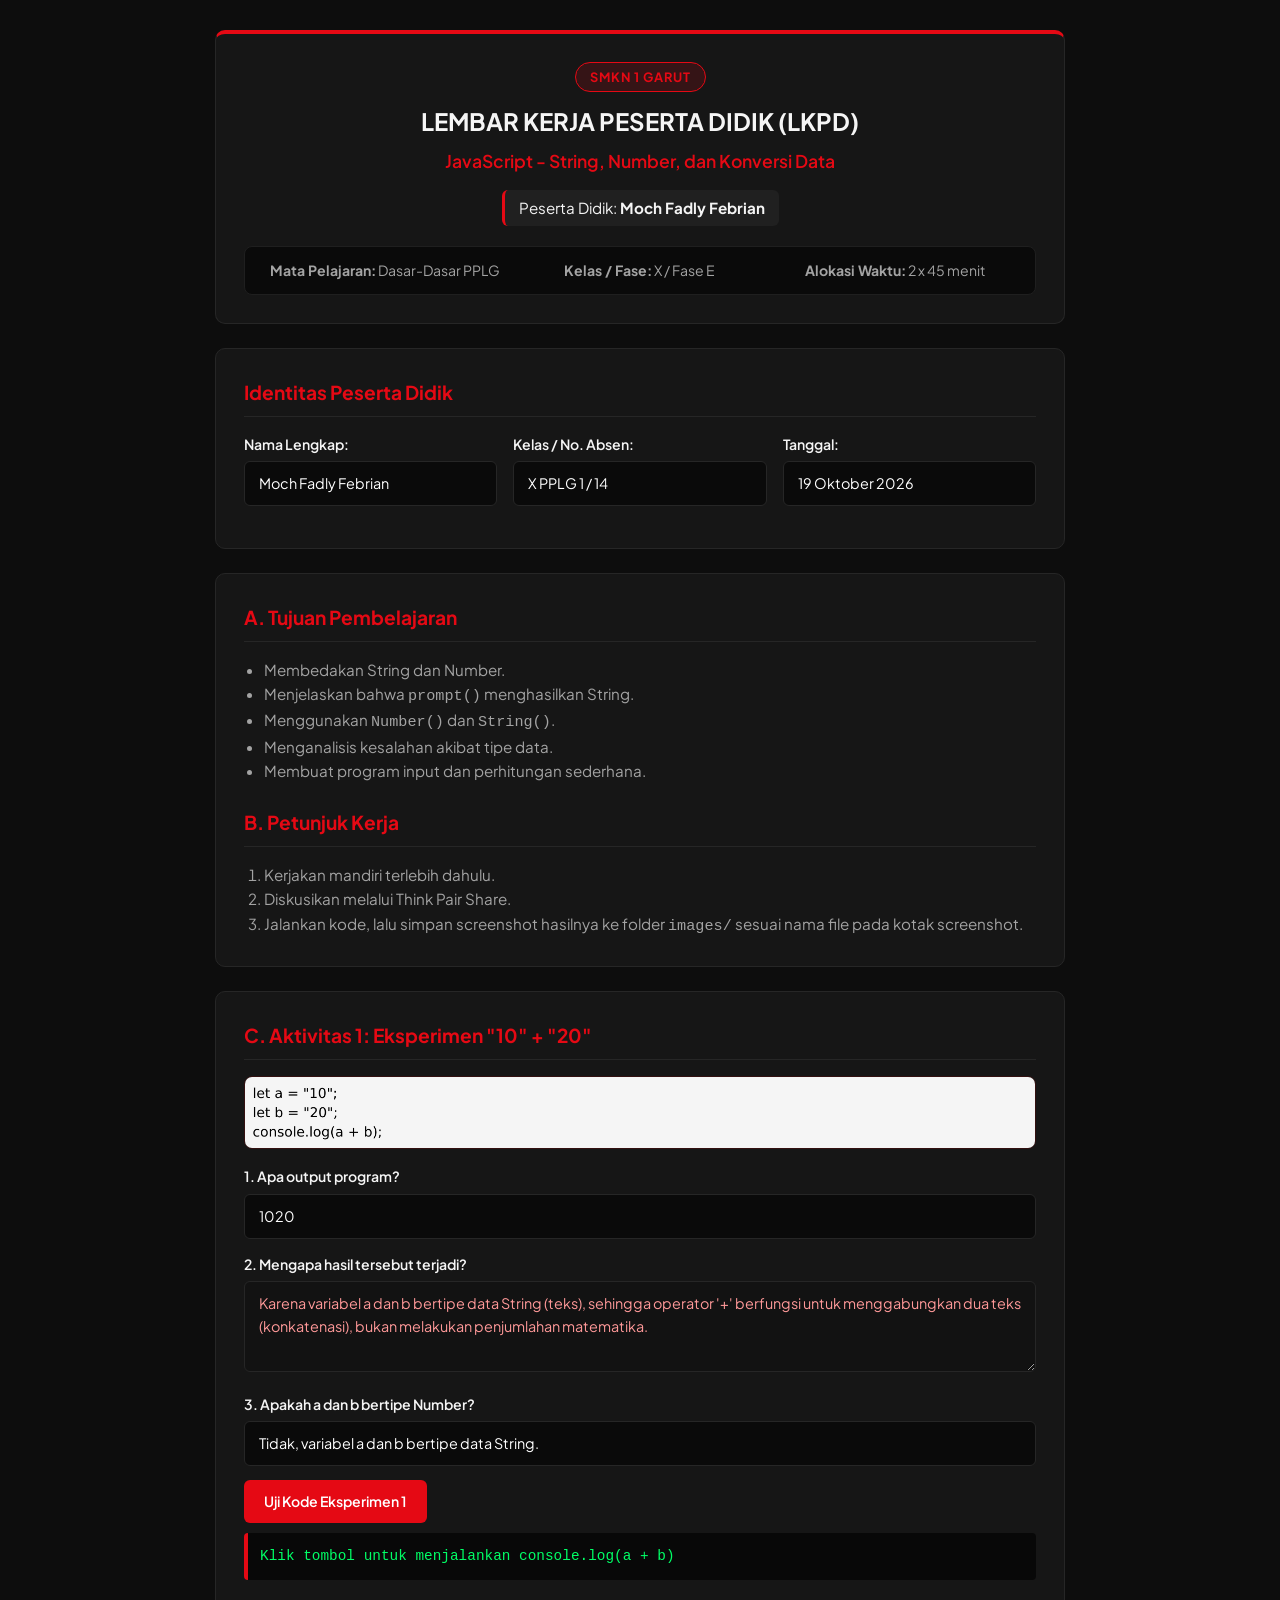
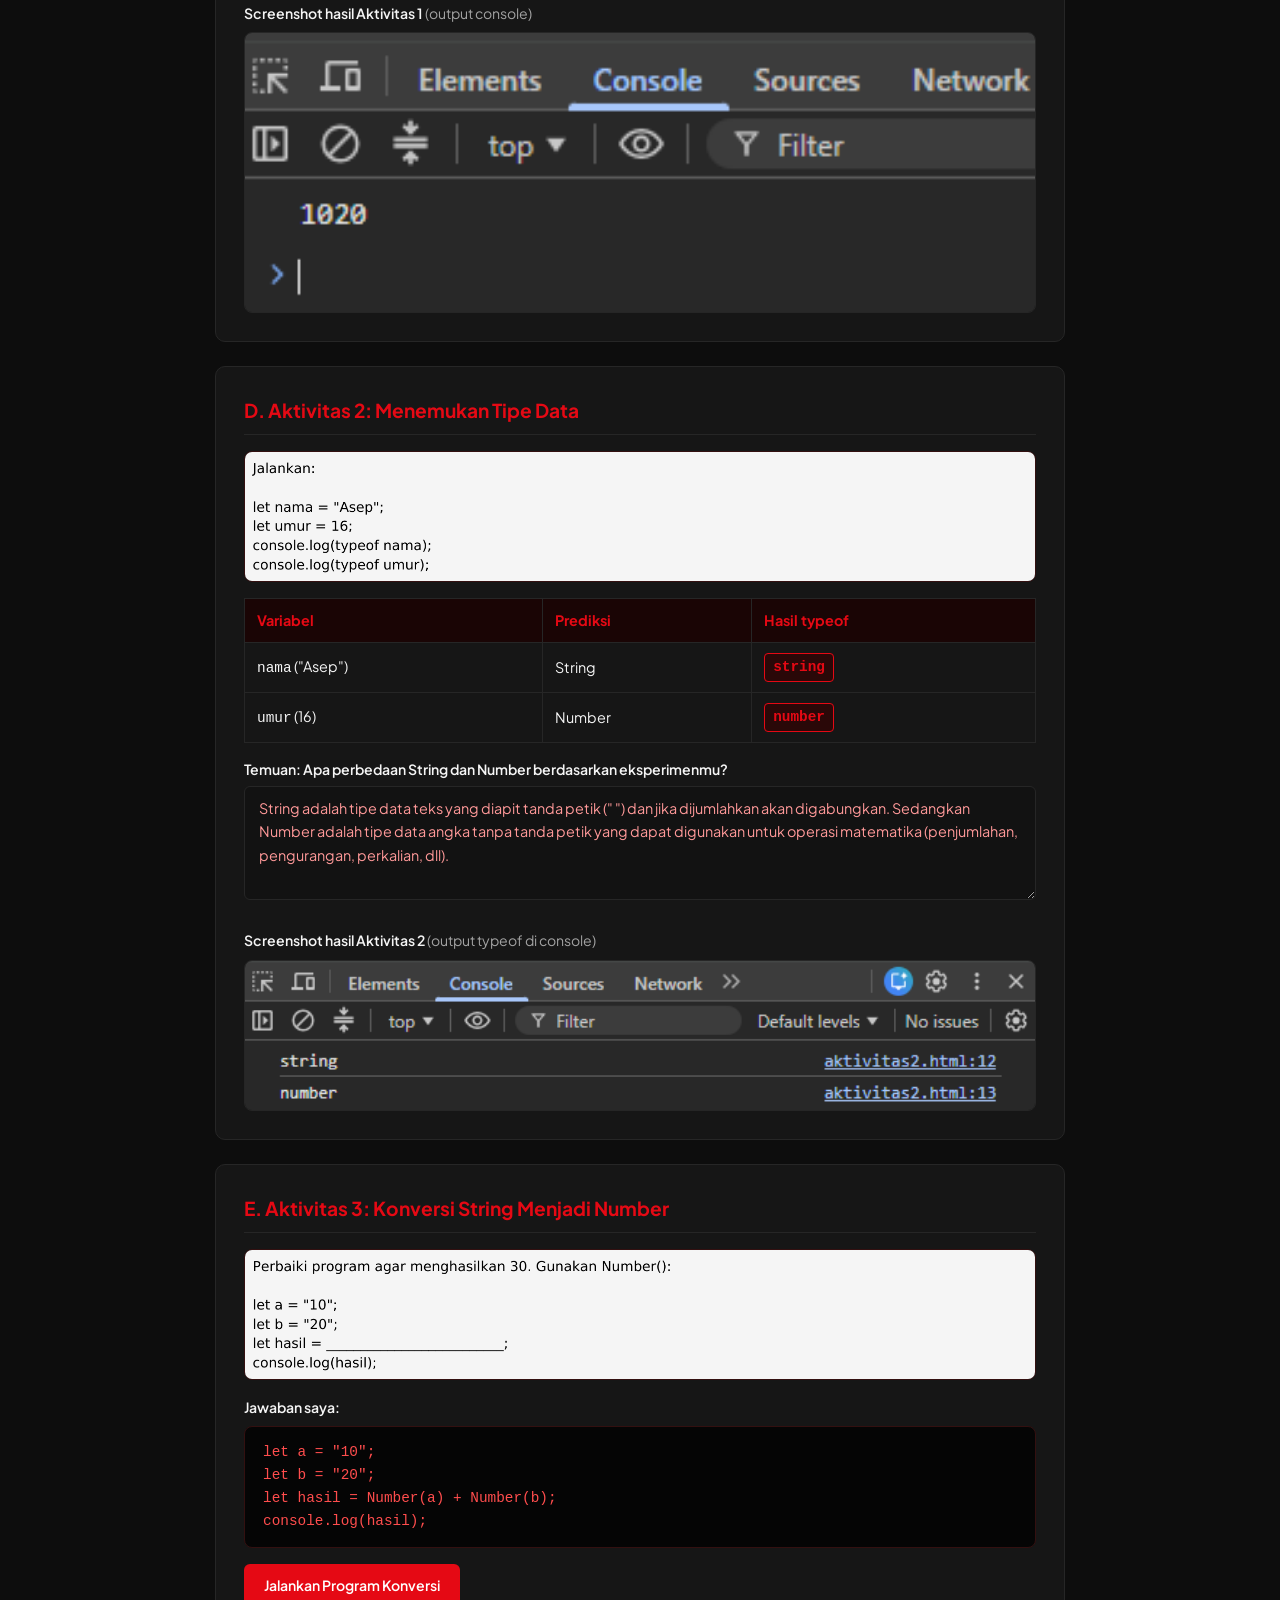
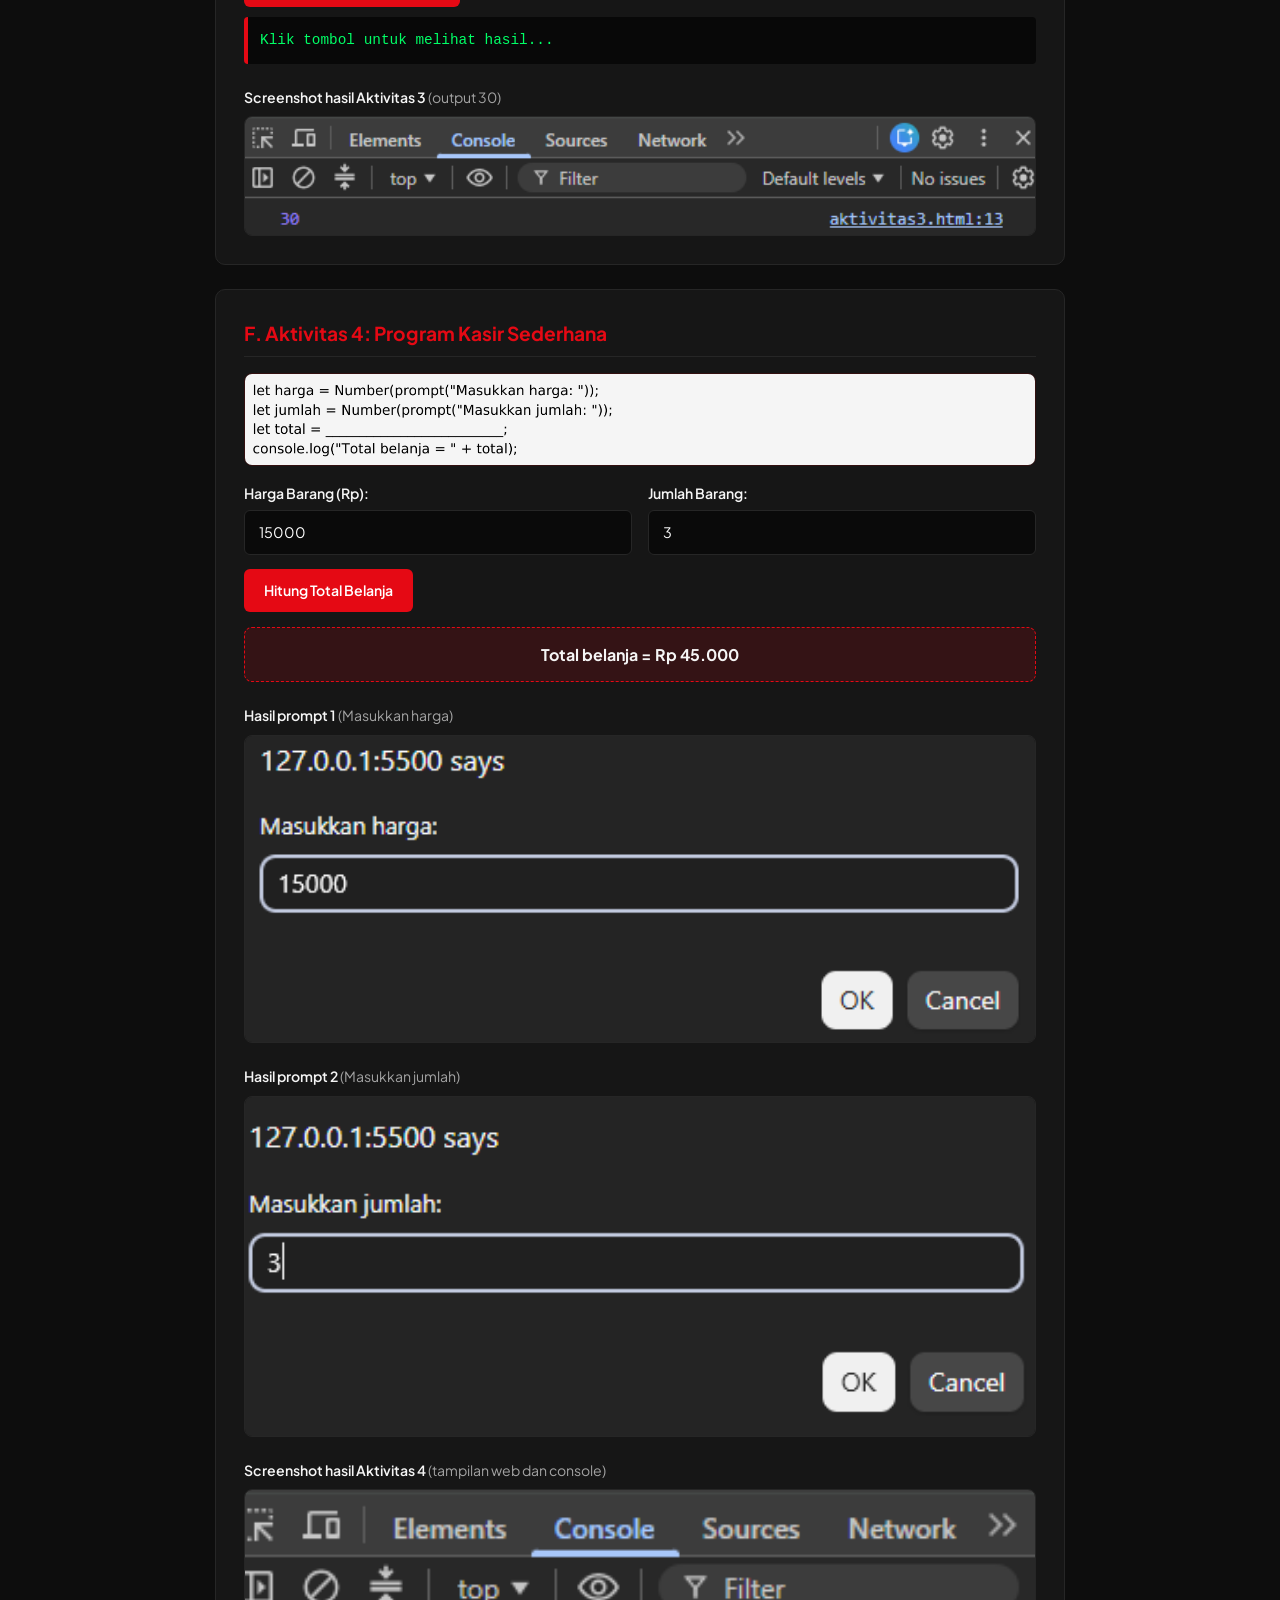
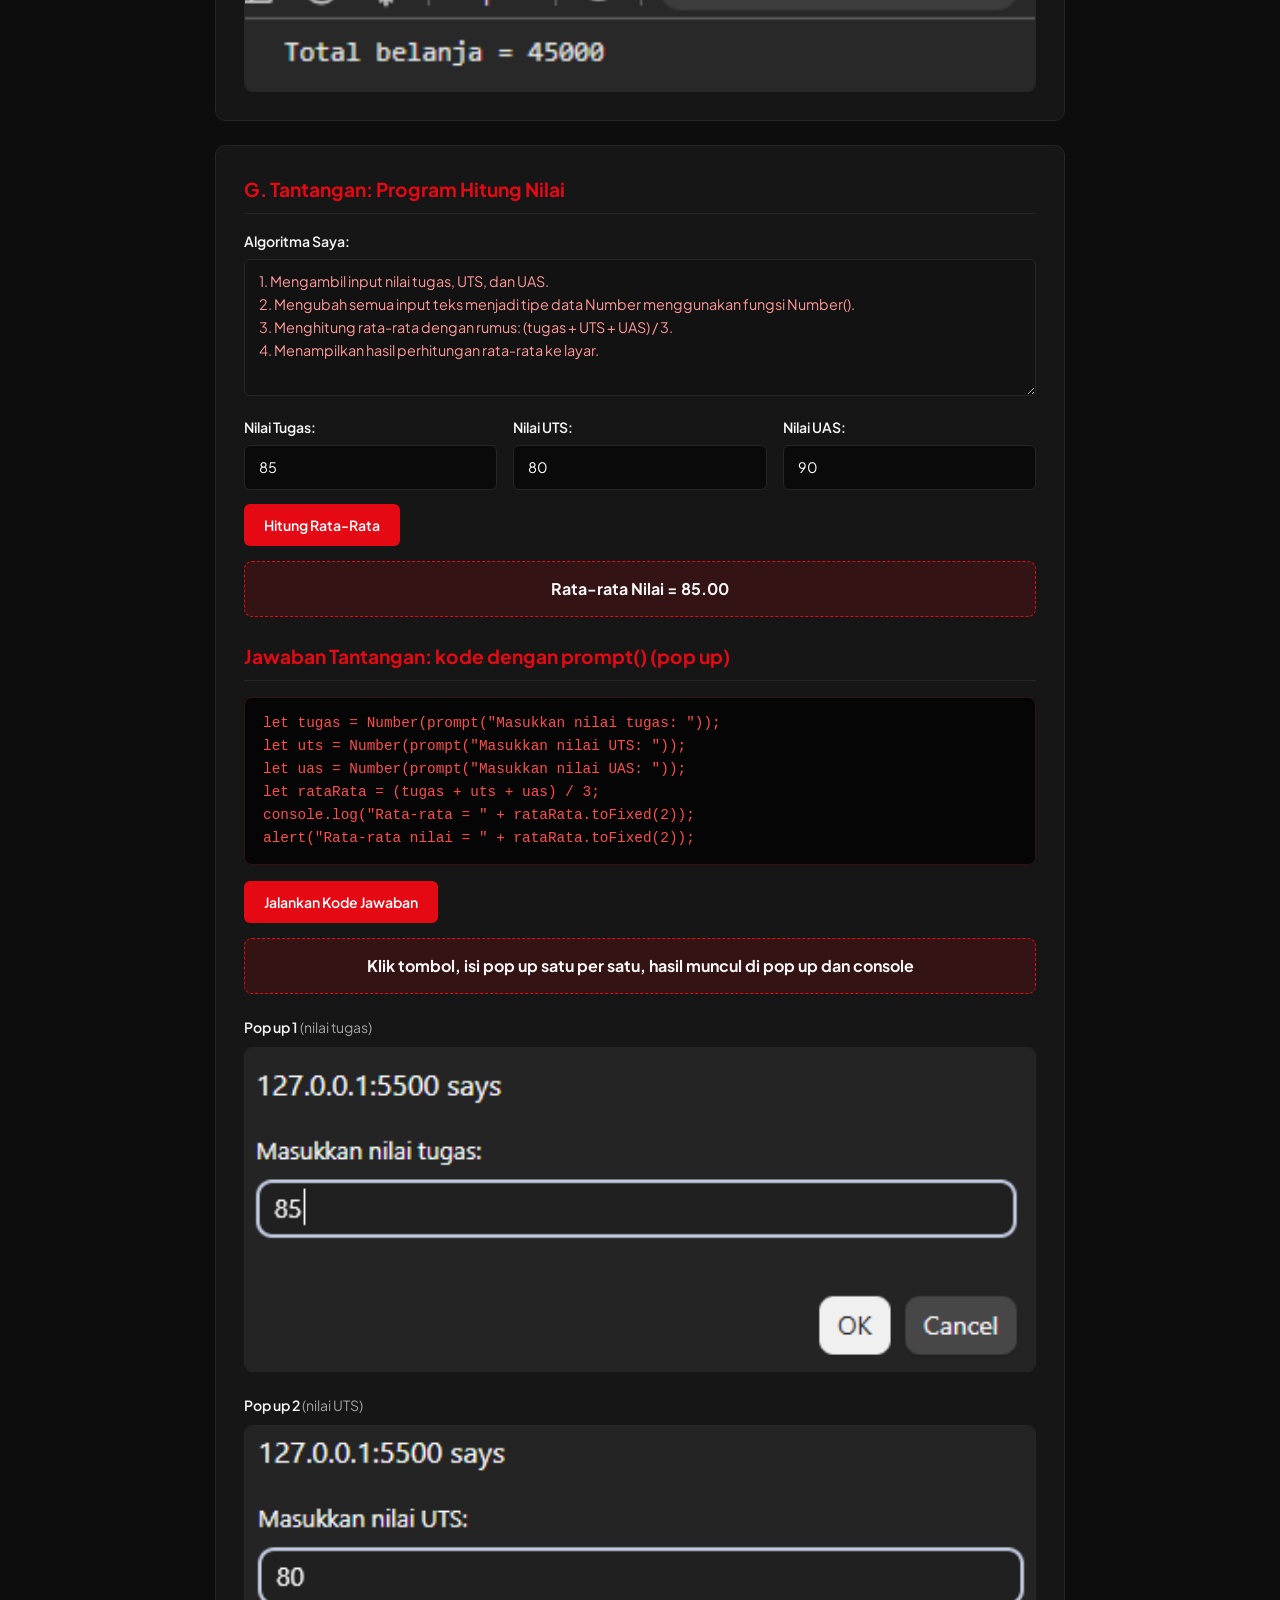
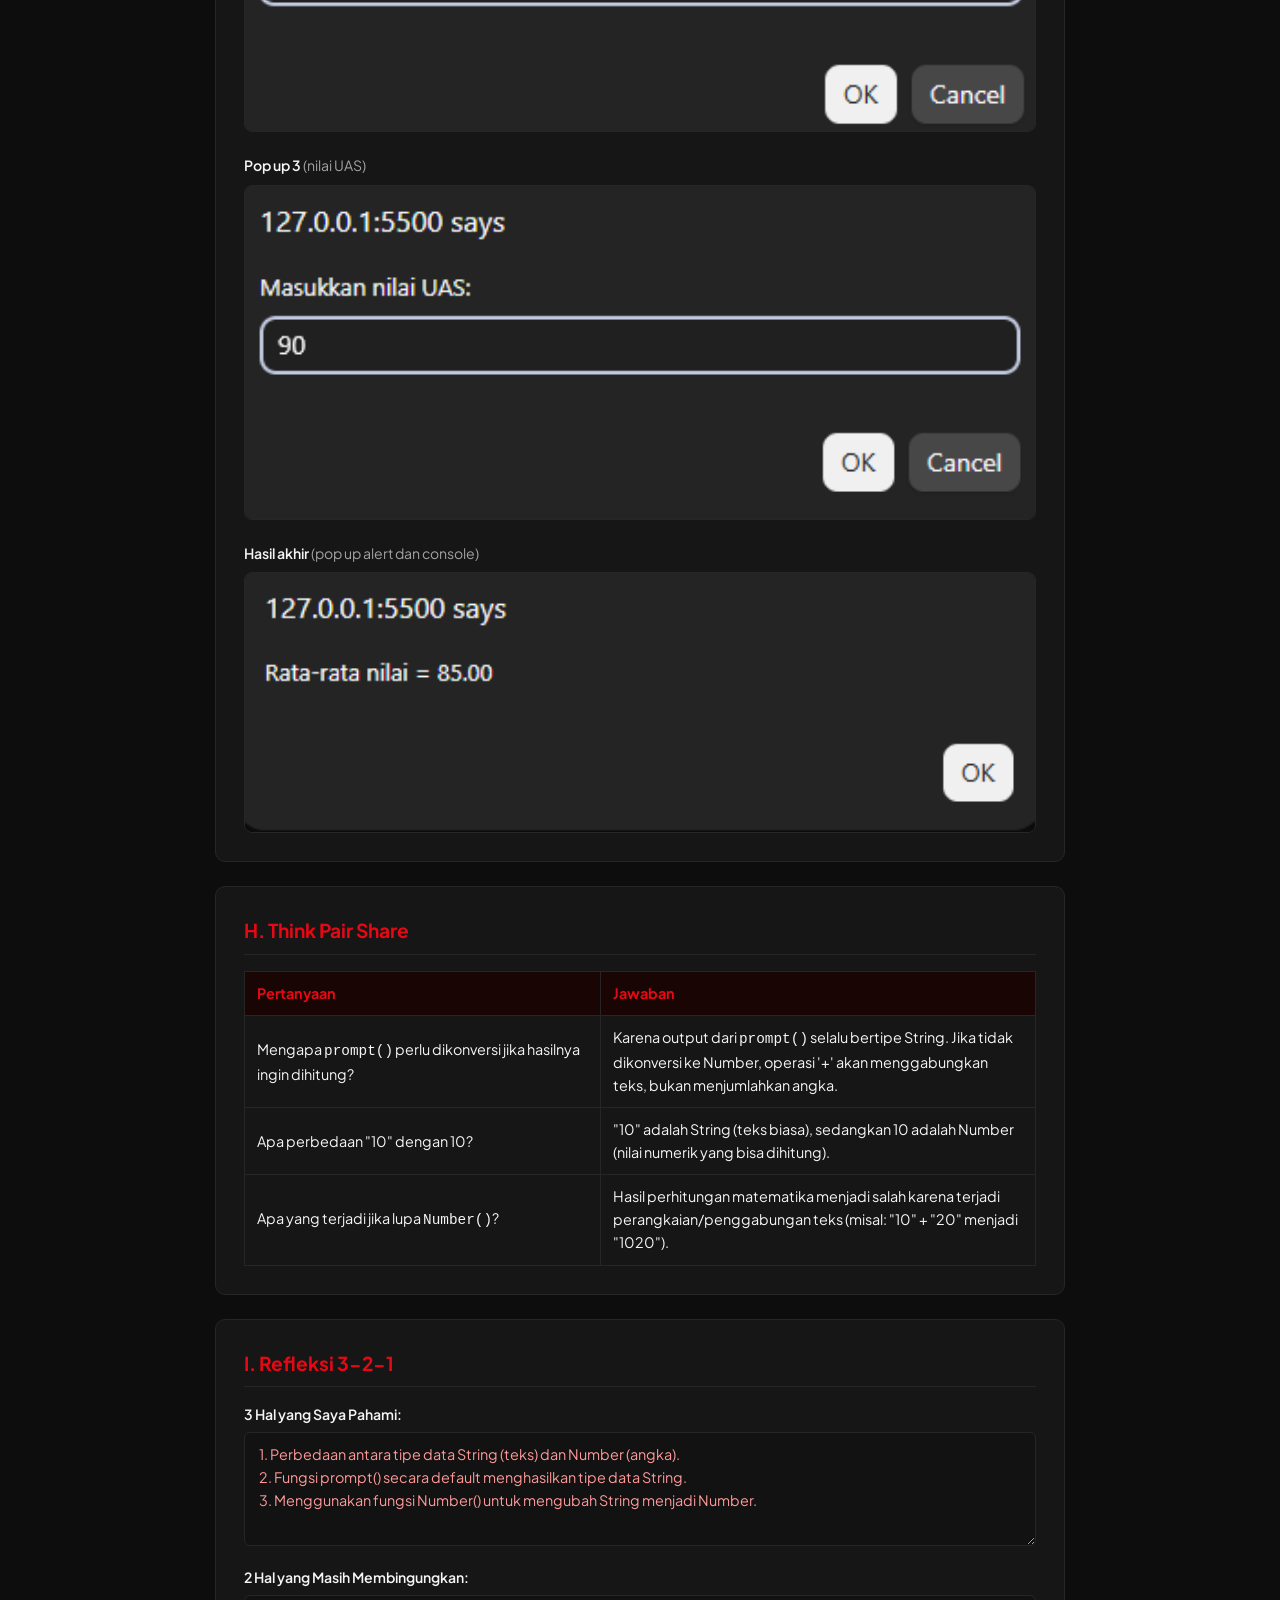
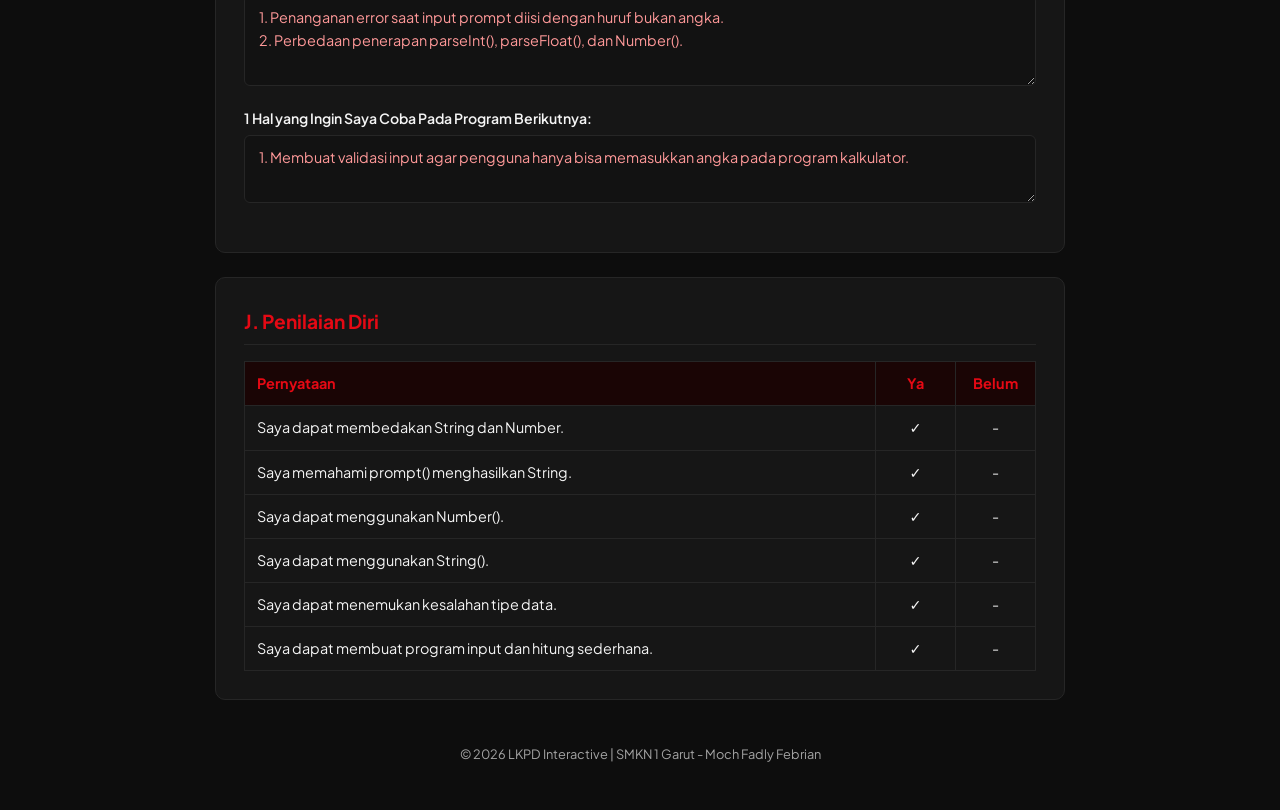
<file: index.html>
<!DOCTYPE html>
<html lang="id">
<head>
    <meta charset="UTF-8">
    <meta name="viewport" content="width=device-width, initial-scale=1.0">
    <title>LKPD JavaScript - Moch Fadly Febrian</title>
    <link rel="preconnect" href="https://fonts.googleapis.com">
    <link rel="preconnect" href="https://fonts.gstatic.com" crossorigin>
    <link href="https://fonts.googleapis.com/css2?family=Plus+Jakarta+Sans:wght@300;400;600;700&display=swap" rel="stylesheet">
    <link rel="stylesheet" href="style.css">
</head>
<body>
<div class="container">

    <!-- HEADER -->
    <header class="card header-card">
        <div class="badge">SMKN 1 GARUT</div>
        <h1>LEMBAR KERJA PESERTA DIDIK (LKPD)</h1>
        <h2>JavaScript - String, Number, dan Konversi Data</h2>
        <div class="author-tag">Peserta Didik: <strong>Moch Fadly Febrian</strong></div>
        <div class="meta-grid">
            <div><strong>Mata Pelajaran:</strong> Dasar-Dasar PPLG</div>
            <div><strong>Kelas / Fase:</strong> X / Fase E</div>
            <div><strong>Alokasi Waktu:</strong> 2 x 45 menit</div>
        </div>
    </header>

    <main>
        <!-- IDENTITAS -->
        <section class="card">
            <h3>Identitas Peserta Didik</h3>
            <div class="form-grid">
                <div class="form-group">
                    <label for="id-nama">Nama Lengkap:</label>
                    <input type="text" id="id-nama" value="Moch Fadly Febrian" readonly>
                </div>
                <div class="form-group">
                    <label for="id-kelas">Kelas / No. Absen:</label>
                    <input type="text" id="id-kelas" value="X PPLG 1 / 14" readonly>
                </div>
                <div class="form-group">
                    <label for="id-tanggal">Tanggal:</label>
                    <input type="text" id="id-tanggal" value="19 Oktober 2026" readonly>
                </div>
            </div>
        </section>

        <!-- A & B -->
        <section class="card">
            <h3>A. Tujuan Pembelajaran</h3>
            <ul class="styled-list">
                <li>Membedakan String dan Number.</li>
                <li>Menjelaskan bahwa <code>prompt()</code> menghasilkan String.</li>
                <li>Menggunakan <code>Number()</code> dan <code>String()</code>.</li>
                <li>Menganalisis kesalahan akibat tipe data.</li>
                <li>Membuat program input dan perhitungan sederhana.</li>
            </ul>

            <h3>B. Petunjuk Kerja</h3>
            <ol class="styled-list">
                <li>Kerjakan mandiri terlebih dahulu.</li>
                <li>Diskusikan melalui Think Pair Share.</li>
                <li>Jalankan kode, lalu simpan screenshot hasilnya ke folder <code>images/</code> sesuai nama file pada kotak screenshot.</li>
            </ol>
        </section>

        <!-- AKTIVITAS 1 -->
        <section class="card" id="aktivitas-1">
            <h3>C. Aktivitas 1: Eksperimen "10" + "20"</h3>
            <figure class="soal">
                <img src="images/soal-aktivitas-1.png" alt="Soal kode Aktivitas 1">
            </figure>

            <div class="form-group">
                <label for="a1-q1">1. Apa output program?</label>
                <input type="text" id="a1-q1" class="filled-input" value="1020" readonly>
            </div>
            <div class="form-group">
                <label for="a1-q2">2. Mengapa hasil tersebut terjadi?</label>
                <textarea id="a1-q2" rows="3" class="filled-input" readonly>Karena variabel a dan b bertipe data String (teks), sehingga operator '+' berfungsi untuk menggabungkan dua teks (konkatenasi), bukan melakukan penjumlahan matematika.</textarea>
            </div>
            <div class="form-group">
                <label for="a1-q3">3. Apakah a dan b bertipe Number?</label>
                <input type="text" id="a1-q3" class="filled-input" value="Tidak, variabel a dan b bertipe data String." readonly>
            </div>

            <button class="btn" type="button" onclick="runEksperimen1()">Uji Kode Eksperimen 1</button>
            <div id="output-exp1" class="console-output">Klik tombol untuk menjalankan console.log(a + b)</div>

            <figure class="shot">
                <figcaption class="shot-title">Screenshot hasil Aktivitas 1 <span>(output console)</span></figcaption>
                <img src="images/hasil-aktivitas-1.png" alt="Screenshot hasil Aktivitas 1" loading="lazy">
            </figure>
        </section>

        <!-- AKTIVITAS 2 -->
        <section class="card" id="aktivitas-2">
            <h3>D. Aktivitas 2: Menemukan Tipe Data</h3>
            <figure class="soal">
                <img src="images/soal-aktivitas-2.png" alt="Soal kode Aktivitas 2">
            </figure>

            <div class="table-wrap">
                <table class="custom-table">
                    <thead>
                        <tr><th>Variabel</th><th>Prediksi</th><th>Hasil typeof</th></tr>
                    </thead>
                    <tbody>
                        <tr>
                            <td><code>nama</code> ("Asep")</td>
                            <td>String</td>
                            <td><span id="type-nama" class="badge-type">string</span></td>
                        </tr>
                        <tr>
                            <td><code>umur</code> (16)</td>
                            <td>Number</td>
                            <td><span id="type-umur" class="badge-type">number</span></td>
                        </tr>
                    </tbody>
                </table>
            </div>

            <div class="form-group" style="margin-top: 15px;">
                <label for="a2-temuan">Temuan: Apa perbedaan String dan Number berdasarkan eksperimenmu?</label>
                <textarea id="a2-temuan" rows="4" class="filled-input" readonly>String adalah tipe data teks yang diapit tanda petik (" ") dan jika dijumlahkan akan digabungkan. Sedangkan Number adalah tipe data angka tanpa tanda petik yang dapat digunakan untuk operasi matematika (penjumlahan, pengurangan, perkalian, dll).</textarea>
            </div>

            <figure class="shot">
                <figcaption class="shot-title">Screenshot hasil Aktivitas 2 <span>(output typeof di console)</span></figcaption>
                <img src="images/hasil-aktivitas-2.png" alt="Screenshot hasil Aktivitas 2" loading="lazy">
            </figure>
        </section>

        <!-- AKTIVITAS 3 -->
        <section class="card" id="aktivitas-3">
            <h3>E. Aktivitas 3: Konversi String Menjadi Number</h3>
            <figure class="soal">
                <img src="images/soal-aktivitas-3.png" alt="Soal kode Aktivitas 3">
            </figure>

            <p class="shot-title">Jawaban saya:</p>
            <div class="code-box"><pre><code>let a = "10";
let b = "20";
let hasil = Number(a) + Number(b);
console.log(hasil);</code></pre></div>

            <button class="btn" type="button" onclick="runEksperimen3()">Jalankan Program Konversi</button>
            <div id="output-exp3" class="console-output">Klik tombol untuk melihat hasil...</div>

            <figure class="shot">
                <figcaption class="shot-title">Screenshot hasil Aktivitas 3 <span>(output 30)</span></figcaption>
                <img src="images/hasil-aktivitas-3.png" alt="Screenshot hasil Aktivitas 3" loading="lazy">
            </figure>
        </section>

        <!-- AKTIVITAS 4 -->
        <section class="card" id="aktivitas-4">
            <h3>F. Aktivitas 4: Program Kasir Sederhana</h3>
            <figure class="soal">
                <img src="images/soal-aktivitas-4.png" alt="Soal kode Aktivitas 4">
            </figure>
            <div class="form-grid">
                <div class="form-group">
                    <label for="kasir-harga">Harga Barang (Rp):</label>
                    <input type="number" id="kasir-harga" value="15000" min="0">
                </div>
                <div class="form-group">
                    <label for="kasir-jumlah">Jumlah Barang:</label>
                    <input type="number" id="kasir-jumlah" value="3" min="0">
                </div>
            </div>
            <button class="btn" type="button" onclick="hitungKasir()">Hitung Total Belanja</button>
            <div class="result-card" id="result-kasir">Total belanja = Rp 45.000</div>

            <div class="shot-row">
                <figure class="shot">
                    <figcaption class="shot-title">Hasil prompt 1 <span>(Masukkan harga)</span></figcaption>
                    <img src="images/hasil-aktivitas-4-prompt-1.png" alt="Screenshot hasil prompt 1 Aktivitas 4" loading="lazy">
                </figure>
                <figure class="shot">
                    <figcaption class="shot-title">Hasil prompt 2 <span>(Masukkan jumlah)</span></figcaption>
                    <img src="images/hasil-aktivitas-4-prompt-2.png" alt="Screenshot hasil prompt 2 Aktivitas 4" loading="lazy">
                </figure>
            </div>

            <figure class="shot">
                <figcaption class="shot-title">Screenshot hasil Aktivitas 4 <span>(tampilan web dan console)</span></figcaption>
                <img src="images/hasil-aktivitas-4.png" alt="Screenshot hasil Aktivitas 4" loading="lazy">
            </figure>
        </section>

        <!-- TANTANGAN -->
        <section class="card" id="tantangan">
            <h3>G. Tantangan: Program Hitung Nilai</h3>
            <div class="form-group">
                <label for="algoritma">Algoritma Saya:</label>
                <textarea id="algoritma" rows="5" class="filled-input" readonly>1. Mengambil input nilai tugas, UTS, dan UAS.
2. Mengubah semua input teks menjadi tipe data Number menggunakan fungsi Number().
3. Menghitung rata-rata dengan rumus: (tugas + UTS + UAS) / 3.
4. Menampilkan hasil perhitungan rata-rata ke layar.</textarea>
            </div>

            <div class="form-grid">
                <div class="form-group">
                    <label for="nilai-tugas">Nilai Tugas:</label>
                    <input type="number" id="nilai-tugas" value="85" min="0" max="100">
                </div>
                <div class="form-group">
                    <label for="nilai-uts">Nilai UTS:</label>
                    <input type="number" id="nilai-uts" value="80" min="0" max="100">
                </div>
                <div class="form-group">
                    <label for="nilai-uas">Nilai UAS:</label>
                    <input type="number" id="nilai-uas" value="90" min="0" max="100">
                </div>
            </div>
            <button class="btn" type="button" onclick="hitungRataRata()">Hitung Rata-Rata</button>
            <div class="result-card" id="result-nilai">Rata-rata Nilai = 85.00</div>

            <h3>Jawaban Tantangan: kode dengan prompt() (pop up)</h3>
            <div class="code-box"><pre><code id="kode-tantangan">let tugas = Number(prompt("Masukkan nilai tugas: "));
let uts = Number(prompt("Masukkan nilai UTS: "));
let uas = Number(prompt("Masukkan nilai UAS: "));
let rataRata = (tugas + uts + uas) / 3;
console.log("Rata-rata = " + rataRata.toFixed(2));
alert("Rata-rata nilai = " + rataRata.toFixed(2));</code></pre></div>
            <button class="btn" type="button" onclick="jalankanKode('kode-tantangan')">Jalankan Kode Jawaban</button>
            <div class="result-card" id="result-kode-tantangan">Klik tombol, isi pop up satu per satu, hasil muncul di pop up dan console</div>

            <div class="shot-row">
                <figure class="shot">
                    <figcaption class="shot-title">Pop up 1 <span>(nilai tugas)</span></figcaption>
                    <img src="images/hasil-tantangan-1.png" alt="Screenshot Tantangan: pop up 1" loading="lazy">
                </figure>
                <figure class="shot">
                    <figcaption class="shot-title">Pop up 2 <span>(nilai UTS)</span></figcaption>
                    <img src="images/hasil-tantangan-2.png" alt="Screenshot Tantangan: pop up 2" loading="lazy">
                </figure>
                <figure class="shot">
                    <figcaption class="shot-title">Pop up 3 <span>(nilai UAS)</span></figcaption>
                    <img src="images/hasil-tantangan-3.png" alt="Screenshot Tantangan: pop up 3" loading="lazy">
                </figure>
                <figure class="shot">
                    <figcaption class="shot-title">Hasil akhir <span>(pop up alert dan console)</span></figcaption>
                    <img src="images/hasil-tantangan-4.png" alt="Screenshot Tantangan: hasil akhir" loading="lazy">
                </figure>
            </div>
        </section>

        <!-- THINK PAIR SHARE -->
        <section class="card">
            <h3>H. Think Pair Share</h3>
            <div class="table-wrap">
                <table class="custom-table">
                    <thead>
                        <tr><th style="width: 45%;">Pertanyaan</th><th>Jawaban</th></tr>
                    </thead>
                    <tbody>
                        <tr>
                            <td>Mengapa <code>prompt()</code> perlu dikonversi jika hasilnya ingin dihitung?</td>
                            <td>Karena output dari <code>prompt()</code> selalu bertipe String. Jika tidak dikonversi ke Number, operasi '+' akan menggabungkan teks, bukan menjumlahkan angka.</td>
                        </tr>
                        <tr>
                            <td>Apa perbedaan "10" dengan 10?</td>
                            <td>"10" adalah String (teks biasa), sedangkan 10 adalah Number (nilai numerik yang bisa dihitung).</td>
                        </tr>
                        <tr>
                            <td>Apa yang terjadi jika lupa <code>Number()</code>?</td>
                            <td>Hasil perhitungan matematika menjadi salah karena terjadi perangkaian/penggabungan teks (misal: "10" + "20" menjadi "1020").</td>
                        </tr>
                    </tbody>
                </table>
            </div>
        </section>

        <!-- REFLEKSI -->
        <section class="card">
            <h3>I. Refleksi 3-2-1</h3>
            <div class="form-group">
                <label for="ref-3">3 Hal yang Saya Pahami:</label>
                <textarea id="ref-3" rows="4" class="filled-input" readonly>1. Perbedaan antara tipe data String (teks) dan Number (angka).
2. Fungsi prompt() secara default menghasilkan tipe data String.
3. Menggunakan fungsi Number() untuk mengubah String menjadi Number.</textarea>
            </div>
            <div class="form-group">
                <label for="ref-2">2 Hal yang Masih Membingungkan:</label>
                <textarea id="ref-2" rows="3" class="filled-input" readonly>1. Penanganan error saat input prompt diisi dengan huruf bukan angka.
2. Perbedaan penerapan parseInt(), parseFloat(), dan Number().</textarea>
            </div>
            <div class="form-group">
                <label for="ref-1">1 Hal yang Ingin Saya Coba Pada Program Berikutnya:</label>
                <textarea id="ref-1" rows="2" class="filled-input" readonly>1. Membuat validasi input agar pengguna hanya bisa memasukkan angka pada program kalkulator.</textarea>
            </div>
        </section>

        <!-- PENILAIAN DIRI -->
        <section class="card">
            <h3>J. Penilaian Diri</h3>
            <div class="table-wrap">
                <table class="custom-table">
                    <thead>
                        <tr>
                            <th>Pernyataan</th>
                            <th class="center" style="width: 80px;">Ya</th>
                            <th class="center" style="width: 80px;">Belum</th>
                        </tr>
                    </thead>
                    <tbody>
                        <tr><td>Saya dapat membedakan String dan Number.</td><td class="center">✓</td><td class="center">-</td></tr>
                        <tr><td>Saya memahami prompt() menghasilkan String.</td><td class="center">✓</td><td class="center">-</td></tr>
                        <tr><td>Saya dapat menggunakan Number().</td><td class="center">✓</td><td class="center">-</td></tr>
                        <tr><td>Saya dapat menggunakan String().</td><td class="center">✓</td><td class="center">-</td></tr>
                        <tr><td>Saya dapat menemukan kesalahan tipe data.</td><td class="center">✓</td><td class="center">-</td></tr>
                        <tr><td>Saya dapat membuat program input dan hitung sederhana.</td><td class="center">✓</td><td class="center">-</td></tr>
                    </tbody>
                </table>
            </div>
        </section>
    </main>

    <footer class="footer">
        <p>&copy; 2026 LKPD Interactive | SMKN 1 Garut - Moch Fadly Febrian</p>
    </footer>
</div>

<script src="script.js"></script>
</body>
</html>
</file>
<file: style.css>
/* ==========================================================
   LKPD JavaScript — Tema Hitam & Merah
   Daftar isi:
   1. Variabel & reset   2. Layout   3. Kartu & judul
   4. Form               5. Kode & tombol   6. Tabel
   7. Gambar soal & screenshot   8. Footer & responsif   9. Cetak
   ========================================================== */

/* 1. VARIABEL & RESET ------------------------------------- */
:root {
    --bg: #0d0d0d;
    --card: #161616;
    --field: #0a0a0a;
    --red: #e50914;
    --red-dark: #b20710;
    --red-soft: rgba(229, 9, 20, 0.15);
    --text: #f5f5f5;
    --muted: #a3a3a3;
    --border: #262626;
    --code-text: #ff4d4d;
    --ok: #00ff66;
    --radius: 10px;
}

* { box-sizing: border-box; margin: 0; padding: 0; }

body {
    font-family: 'Plus Jakarta Sans', system-ui, sans-serif;
    background: var(--bg);
    color: var(--text);
    line-height: 1.6;
    padding: 30px 15px;
}

/* 2. LAYOUT ----------------------------------------------- */
.container { max-width: 850px; margin: 0 auto; }

.form-grid {
    display: grid;
    grid-template-columns: repeat(auto-fit, minmax(220px, 1fr));
    gap: 16px;
}

/* 3. KARTU & JUDUL ---------------------------------------- */
.card {
    background: var(--card);
    border: 1px solid var(--border);
    border-radius: var(--radius);
    padding: 28px;
    margin-bottom: 24px;
    transition: border-color .2s, box-shadow .2s;
}
.card:hover {
    border-color: rgba(229, 9, 20, .4);
    box-shadow: 0 4px 20px rgba(229, 9, 20, .15);
}

.header-card { border-top: 4px solid var(--red); text-align: center; }

h1 { font-size: 1.5rem; font-weight: 700; margin-bottom: 6px; }
h2 { color: var(--red); font-size: 1.1rem; font-weight: 600; margin-bottom: 15px; }
h3 {
    color: var(--red);
    font-size: 1.2rem;
    margin-bottom: 16px;
    padding-bottom: 8px;
    border-bottom: 1px solid var(--border);
}
.card h3:not(:first-child) { margin-top: 24px; }

.badge {
    display: inline-block;
    background: var(--red-soft);
    color: var(--red);
    border: 1px solid var(--red);
    border-radius: 20px;
    padding: 4px 14px;
    margin-bottom: 10px;
    font-size: .8rem;
    font-weight: 700;
    letter-spacing: 1px;
}

.author-tag {
    display: inline-block;
    background: #202020;
    border-left: 3px solid var(--red);
    border-radius: 6px;
    padding: 6px 14px;
    margin-bottom: 20px;
    font-size: .95rem;
}

.meta-grid {
    display: grid;
    grid-template-columns: repeat(auto-fit, minmax(200px, 1fr));
    gap: 10px;
    background: var(--field);
    border: 1px solid #1f1f1f;
    border-radius: 8px;
    padding: 12px 18px;
    font-size: .88rem;
    color: var(--muted);
}

.styled-list { padding-left: 20px; font-size: .95rem; color: var(--muted); }

/* 4. FORM ------------------------------------------------- */
.form-group { margin-bottom: 14px; }
.form-group label {
    display: block;
    margin-bottom: 6px;
    font-size: .88rem;
    font-weight: 600;
}

input[type="text"],
input[type="number"],
textarea {
    width: 100%;
    padding: 10px 14px;
    background: var(--field);
    color: #fff;
    border: 1px solid var(--border);
    border-radius: 6px;
    font: inherit;
    font-size: .9rem;
    transition: border-color .2s, box-shadow .2s;
}
input:focus, textarea:focus {
    outline: none;
    border-color: var(--red);
    box-shadow: 0 0 8px rgba(229, 9, 20, .4);
}
.filled-input { color: #ff9999; background: #121212; }

/* 5. KODE & TOMBOL ---------------------------------------- */
.code-box {
    background: #050505;
    color: var(--code-text);
    border: 1px solid #331010;
    border-radius: 8px;
    padding: 14px 18px;
    margin-bottom: 16px;
    font-family: 'Courier New', Courier, monospace;
    font-size: .9rem;
    overflow-x: auto;
}

.btn {
    background: var(--red);
    color: #fff;
    border: none;
    border-radius: 6px;
    padding: 10px 20px;
    font: inherit;
    font-size: .88rem;
    font-weight: 600;
    cursor: pointer;
    transition: background .2s, box-shadow .2s;
}
.btn:hover { background: var(--red-dark); box-shadow: 0 0 10px rgba(229, 9, 20, .5); }
.btn:focus-visible { outline: 2px solid #fff; outline-offset: 2px; }

.console-output {
    margin-top: 10px;
    padding: 12px;
    background: #080808;
    border-left: 4px solid var(--red);
    border-radius: 4px;
    font-family: monospace;
    font-size: .9rem;
    color: var(--ok);
    white-space: pre-wrap;
}

.result-card {
    margin-top: 15px;
    padding: 14px;
    background: var(--red-soft);
    border: 1px dashed var(--red);
    border-radius: 8px;
    font-weight: 700;
    text-align: center;
}

/* 6. TABEL ------------------------------------------------ */
.table-wrap { overflow-x: auto; }
.custom-table { width: 100%; border-collapse: collapse; font-size: .9rem; }
.custom-table th, .custom-table td {
    padding: 10px 12px;
    border: 1px solid var(--border);
    text-align: left;
}
.custom-table th { background: #1a0505; color: var(--red); }
.custom-table .center { text-align: center; }

.badge-type {
    display: inline-block;
    background: #2a0808;
    color: var(--red);
    border: 1px solid var(--red);
    border-radius: 4px;
    padding: 2px 8px;
    font-family: monospace;
    font-weight: 600;
}

/* 7. GAMBAR SOAL & SCREENSHOT ------------------------------ */
.soal { margin-bottom: 16px; }
.soal img {
    display: block;
    width: 100%;
    height: auto;
    border: 1px solid #331010;
    border-radius: 8px;
}

.shot { margin-top: 22px; }
.shot-title { margin-bottom: 8px; font-size: .88rem; font-weight: 600; }
.shot-title span { color: var(--muted); font-weight: 400; }
.shot img {
    display: block;
    width: 100%;
    height: auto;
    border: 1px solid var(--border);
    border-radius: 8px;
    background: #000;
}

/* Muncul otomatis bila file gambar belum ada di folder images/ */
.shot.missing img { display: none; }
.shot.missing::after {
    content: "Letakkan screenshot di: " attr(data-file);
    display: flex;
    align-items: center;
    justify-content: center;
    min-height: 140px;
    padding: 20px;
    background: var(--field);
    border: 2px dashed #4a1215;
    border-radius: 8px;
    color: var(--muted);
    font-size: .88rem;
    text-align: center;
}

/* 8. FOOTER & RESPONSIF ----------------------------------- */
.footer {
    text-align: center;
    font-size: .8rem;
    color: var(--muted);
    padding: 20px 0;
}

@media (max-width: 520px) {
    body { padding: 16px 10px; }
    .card { padding: 18px; }
}

/* 9. CETAK / SIMPAN PDF ----------------------------------- */
@media print {
    body { background: #fff; color: #000; padding: 0; }
    .card { background: #fff; border-color: #ccc; box-shadow: none; break-inside: avoid; }
    .btn, .console-output { display: none; }
    .shot img { max-height: 320px; object-fit: contain; }
    h1, h3, .custom-table th { color: #000; }
}
</file>
